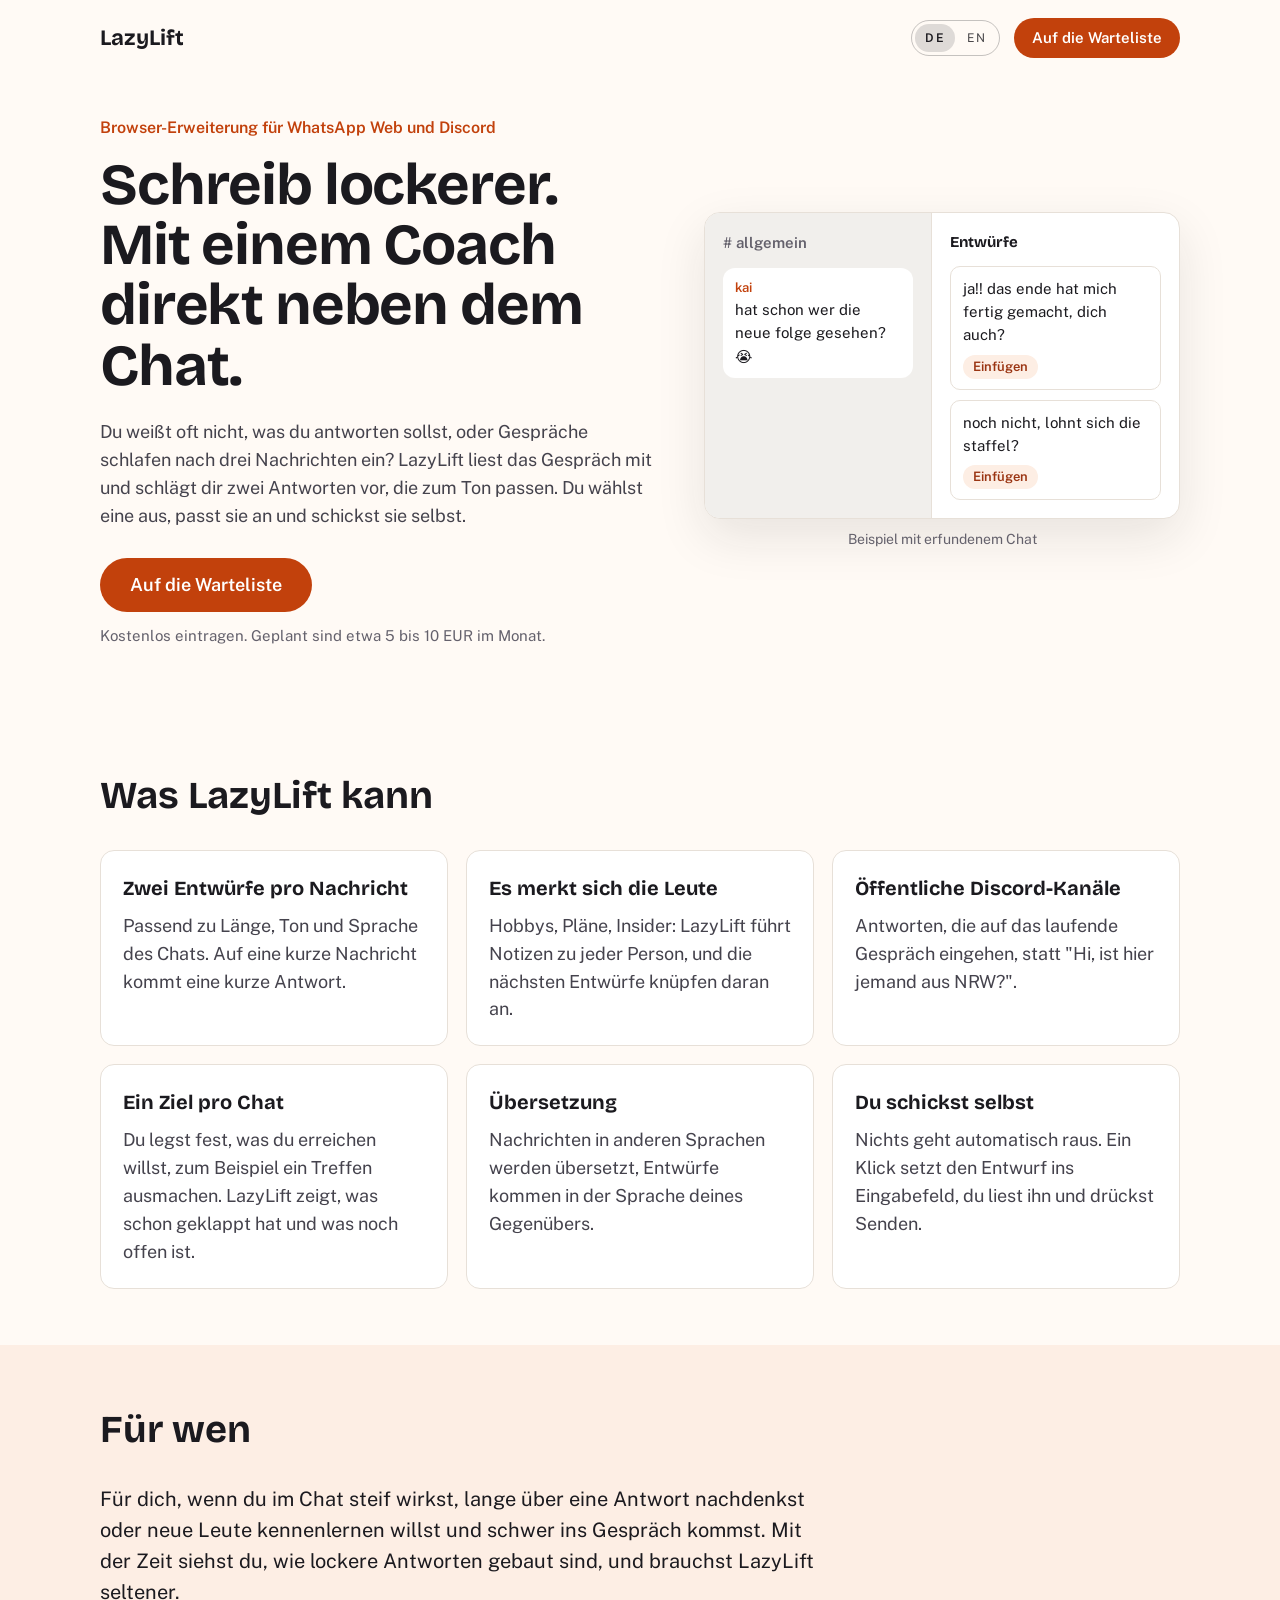
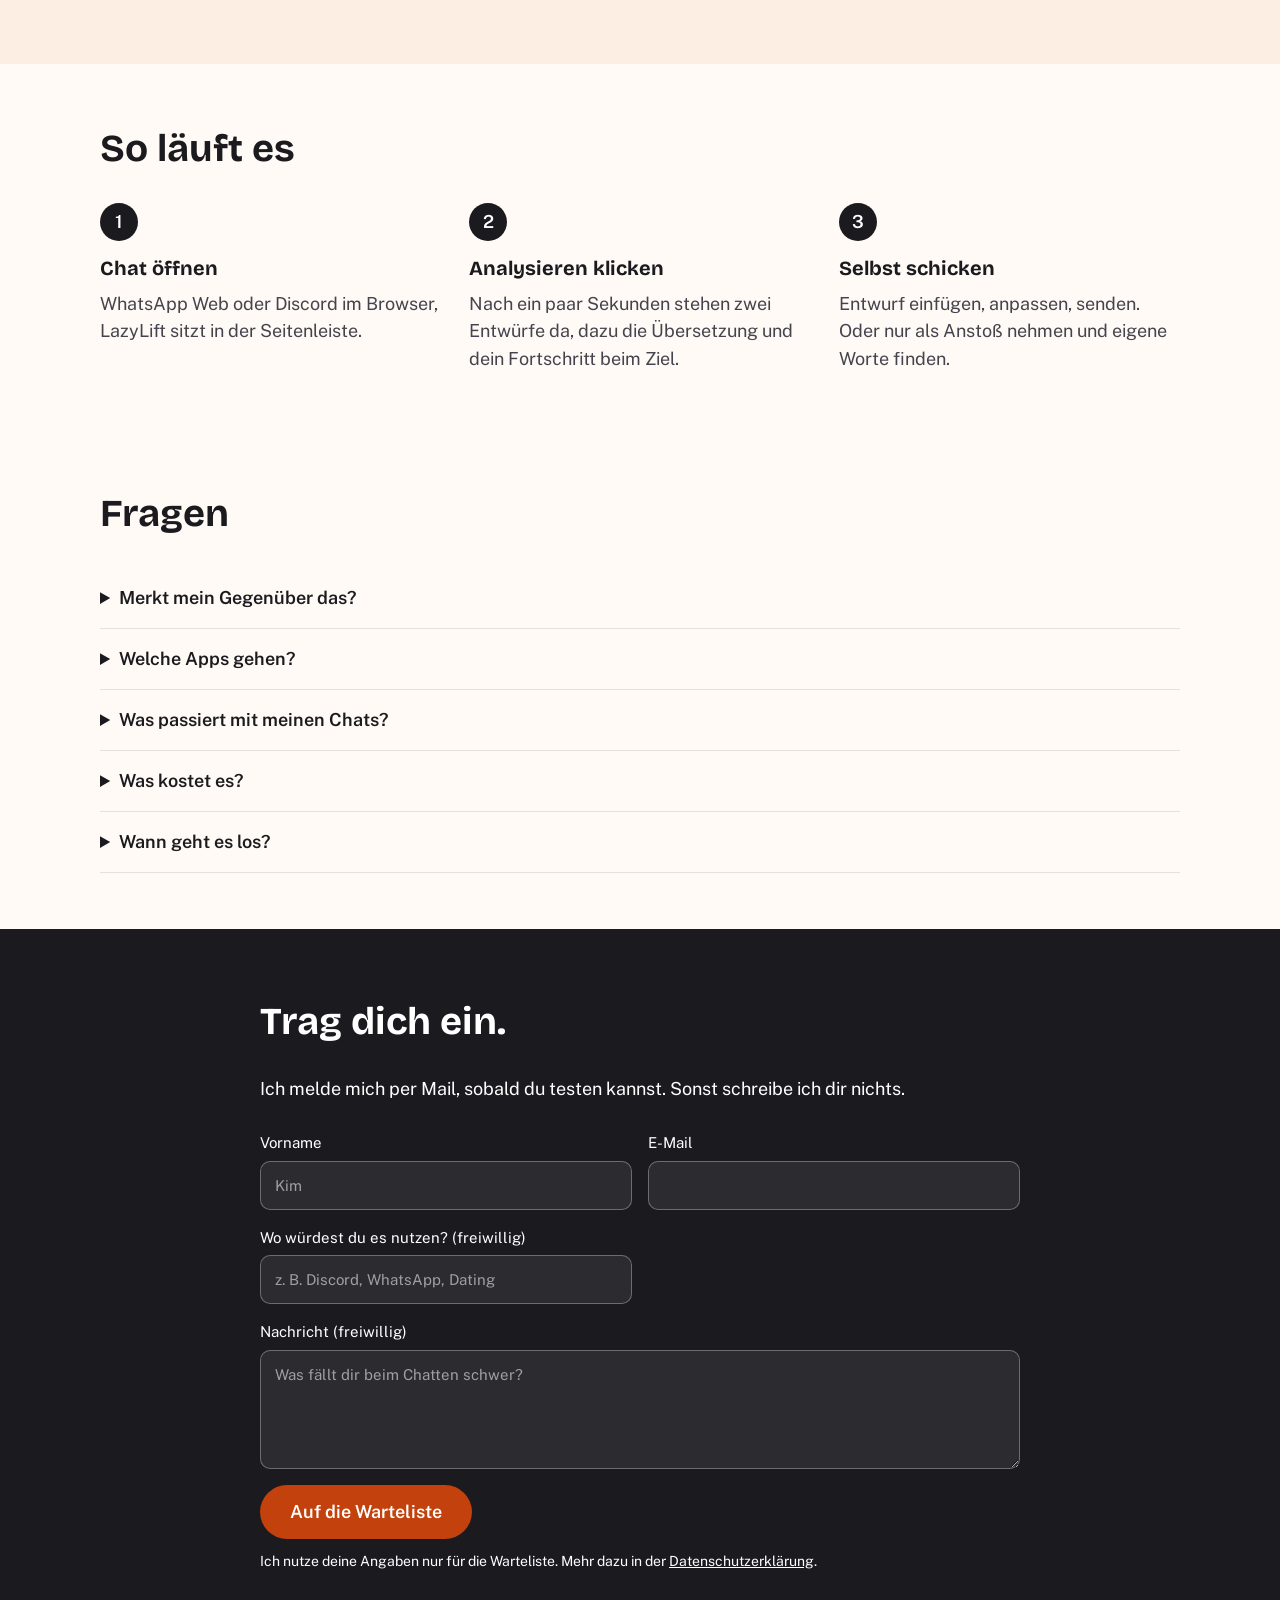
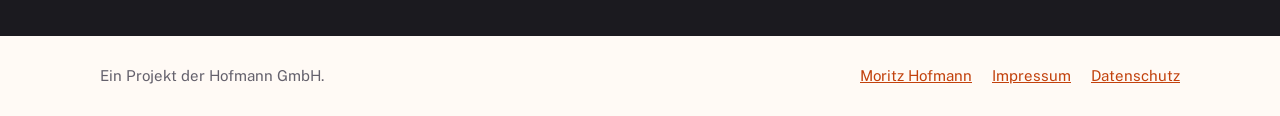
<file: index.html>
<!DOCTYPE html>
<html lang="de">
<head>
<meta charset="UTF-8">
<meta name="viewport" content="width=device-width, initial-scale=1">
<title>LazyLift: lockerer schreiben in WhatsApp und Discord</title>
<meta name="description" content="Eine Browser-Erweiterung, die neben dem Chat Antworten vorschlägt, die zum Gespräch passen, und sich merkt, was du über die Leute weißt. Du schickst selbst.">
<meta property="og:title" content="LazyLift: lockerer schreiben in WhatsApp und Discord">
<meta property="og:description" content="Eine Browser-Erweiterung, die neben dem Chat Antworten vorschlägt, die zum Gespräch passen, und sich merkt, was du über die Leute weißt. Du schickst selbst.">
<meta property="og:type" content="website">
<meta property="og:locale" content="de_DE">
<link rel="alternate" hreflang="de" href="https://lazylift.cc/">
<link rel="alternate" hreflang="en" href="https://lazylift.cc/en/">
<link rel="icon" href="data:,">
<link rel="stylesheet" href="assets/fonts.css?v=319a535b8e">
<link rel="stylesheet" href="assets/site.css?v=bfed0d26de">
<script defer src="assets/site.js?v=84f834d9d7"></script>
</head>
<body>
<div class="cc-root">
<header class="cc-wrap cc-header">
<a class="cc-marke" href="./" style="color: inherit; text-decoration: none">LazyLift</a>
<div class="cc-header-rechts">
<div class="st-sprachwahl" role="group" aria-label="Sprache">
<a href="./" hreflang="de" lang="de" aria-current="true">DE</a>
<a href="en/" hreflang="en" lang="en">EN</a>
</div>
<a class="cc-btn-klein" href="#warteliste">Auf die Warteliste</a>
</div>
</header>
<main>
<section class="cc-wrap cc-hero">
<div class="cc-hero-text">
<p class="cc-oben">Browser-Erweiterung für WhatsApp Web und Discord</p>
<h1>Schreib lockerer. Mit einem Coach direkt neben dem Chat.</h1>
<p class="cc-lead">Du weißt oft nicht, was du antworten sollst, oder Gespräche schlafen nach drei Nachrichten ein? LazyLift liest das Gespräch mit und schlägt dir zwei Antworten vor, die zum Ton passen. Du wählst eine aus, passt sie an und schickst sie selbst.</p>
<a class="cc-btn" href="#warteliste">Auf die Warteliste</a>
<p class="cc-preis">Kostenlos eintragen. Geplant sind etwa 5 bis 10 EUR im Monat.</p>
</div>
<figure class="cc-vorschau" aria-label="Beispiel mit erfundenem Chat">
<div class="cc-fenster">
<div class="cc-chat"><p class="cc-kanal"># allgemein</p><div class="cc-blase"><span class="cc-autor">kai</span>hat schon wer die neue folge gesehen? 😭</div></div>
<div class="cc-panel"><p class="cc-panel-titel">Entwürfe</p><div class="cc-entwurf"><p>ja!! das ende hat mich fertig gemacht, dich auch?</p><span>Einfügen</span></div><div class="cc-entwurf"><p>noch nicht, lohnt sich die staffel?</p><span>Einfügen</span></div></div>
</div>
<figcaption>Beispiel mit erfundenem Chat</figcaption>
</figure>
</section>
<section class="cc-wrap cc-abschnitt">
<h2>Was LazyLift kann</h2>
<div class="cc-karten"><div class="cc-karte"><h3>Zwei Entwürfe pro Nachricht</h3><p>Passend zu Länge, Ton und Sprache des Chats. Auf eine kurze Nachricht kommt eine kurze Antwort.</p></div><div class="cc-karte"><h3>Es merkt sich die Leute</h3><p>Hobbys, Pläne, Insider: LazyLift führt Notizen zu jeder Person, und die nächsten Entwürfe knüpfen daran an.</p></div><div class="cc-karte"><h3>Öffentliche Discord-Kanäle</h3><p>Antworten, die auf das laufende Gespräch eingehen, statt &quot;Hi, ist hier jemand aus NRW?&quot;.</p></div><div class="cc-karte"><h3>Ein Ziel pro Chat</h3><p>Du legst fest, was du erreichen willst, zum Beispiel ein Treffen ausmachen. LazyLift zeigt, was schon geklappt hat und was noch offen ist.</p></div><div class="cc-karte"><h3>Übersetzung</h3><p>Nachrichten in anderen Sprachen werden übersetzt, Entwürfe kommen in der Sprache deines Gegenübers.</p></div><div class="cc-karte"><h3>Du schickst selbst</h3><p>Nichts geht automatisch raus. Ein Klick setzt den Entwurf ins Eingabefeld, du liest ihn und drückst Senden.</p></div></div>
</section>
<section class="cc-band">
<div class="cc-wrap cc-fuer-wen">
<h2>Für wen</h2>
<p>Für dich, wenn du im Chat steif wirkst, lange über eine Antwort nachdenkst oder neue Leute kennenlernen willst und schwer ins Gespräch kommst. Mit der Zeit siehst du, wie lockere Antworten gebaut sind, und brauchst LazyLift seltener.</p>
</div>
</section>
<section class="cc-wrap cc-abschnitt">
<h2>So läuft es</h2>
<ol class="cc-schritte"><li><span class="cc-nr">1</span><h3>Chat öffnen</h3><p>WhatsApp Web oder Discord im Browser, LazyLift sitzt in der Seitenleiste.</p></li><li><span class="cc-nr">2</span><h3>Analysieren klicken</h3><p>Nach ein paar Sekunden stehen zwei Entwürfe da, dazu die Übersetzung und dein Fortschritt beim Ziel.</p></li><li><span class="cc-nr">3</span><h3>Selbst schicken</h3><p>Entwurf einfügen, anpassen, senden. Oder nur als Anstoß nehmen und eigene Worte finden.</p></li></ol>
</section>
<section class="cc-wrap cc-abschnitt">
<h2>Fragen</h2>
<div class="cc-fragen"><details><summary>Merkt mein Gegenüber das?</summary><p>Es erscheint kein Hinweis im Chat. Du schickst jede Nachricht selbst und kannst sie vorher ändern.</p></details><details><summary>Welche Apps gehen?</summary><p>WhatsApp Web und Discord im Browser (Chrome, Brave, Edge). Die Handy-Apps nicht.</p></details><details><summary>Was passiert mit meinen Chats?</summary><p>Nur wenn du auf Analysieren klickst, geht der sichtbare Verlauf zur Auswertung an Claude, das KI-Modell von Anthropic. Verlauf und Notizen speichert die Erweiterung in deinem Browser.</p></details><details><summary>Was kostet es?</summary><p>Auf der Warteliste nichts. Geplant sind etwa 5 bis 10 EUR im Monat. Wer auf der Liste steht, kann früher testen.</p></details><details><summary>Wann geht es los?</summary><p>Ich nutze die Erweiterung gerade selbst jeden Tag. Sobald genug Leute auf der Warteliste stehen, lade ich die ersten zum Testen ein.</p></details></div>
</section>
<section class="cc-liste" id="warteliste">
<div class="cc-wrap cc-liste-innen">
<h2>Trag dich ein.</h2>
<p>Ich melde mich per Mail, sobald du testen kannst. Sonst schreibe ich dir nichts.</p>
<form class="cc-form" data-anfrage="warteliste">
<label><span>Vorname</span><input name="name" required autocomplete="given-name" placeholder="Kim" maxlength="100"></label>
<label><span>E-Mail</span><input name="email" type="email" required autocomplete="email" maxlength="200"></label>
<label><span>Wo würdest du es nutzen? (freiwillig)</span><input name="zusatz" placeholder="z. B. Discord, WhatsApp, Dating" maxlength="200"></label>
<label class="cc-form-breit"><span>Nachricht (freiwillig)</span><textarea name="nachricht" rows="4" maxlength="3000" placeholder="Was fällt dir beim Chatten schwer?"></textarea></label>
<label class="cc-form-falle" aria-hidden="true">Website<input name="website" tabindex="-1" autocomplete="off"></label>
<div class="cc-form-breit cc-form-ende">
<button type="submit">Auf die Warteliste</button>
<p class="cc-form-hinweis">Ich nutze deine Angaben nur für die Warteliste. Mehr dazu in der <a href="datenschutz.html">Datenschutzerklärung</a>.</p>
</div>
</form>
</div>
</section>
</main>
<footer class="cc-wrap cc-footer">
<p>Ein Projekt der Hofmann GmbH.</p>
<nav>
<a href="https://hofmannmoritz.com">Moritz Hofmann</a>
<a href="impressum.html">Impressum</a>
<a href="datenschutz.html">Datenschutz</a>
</nav>
</footer>
</div>
</body>
</html>
</file>
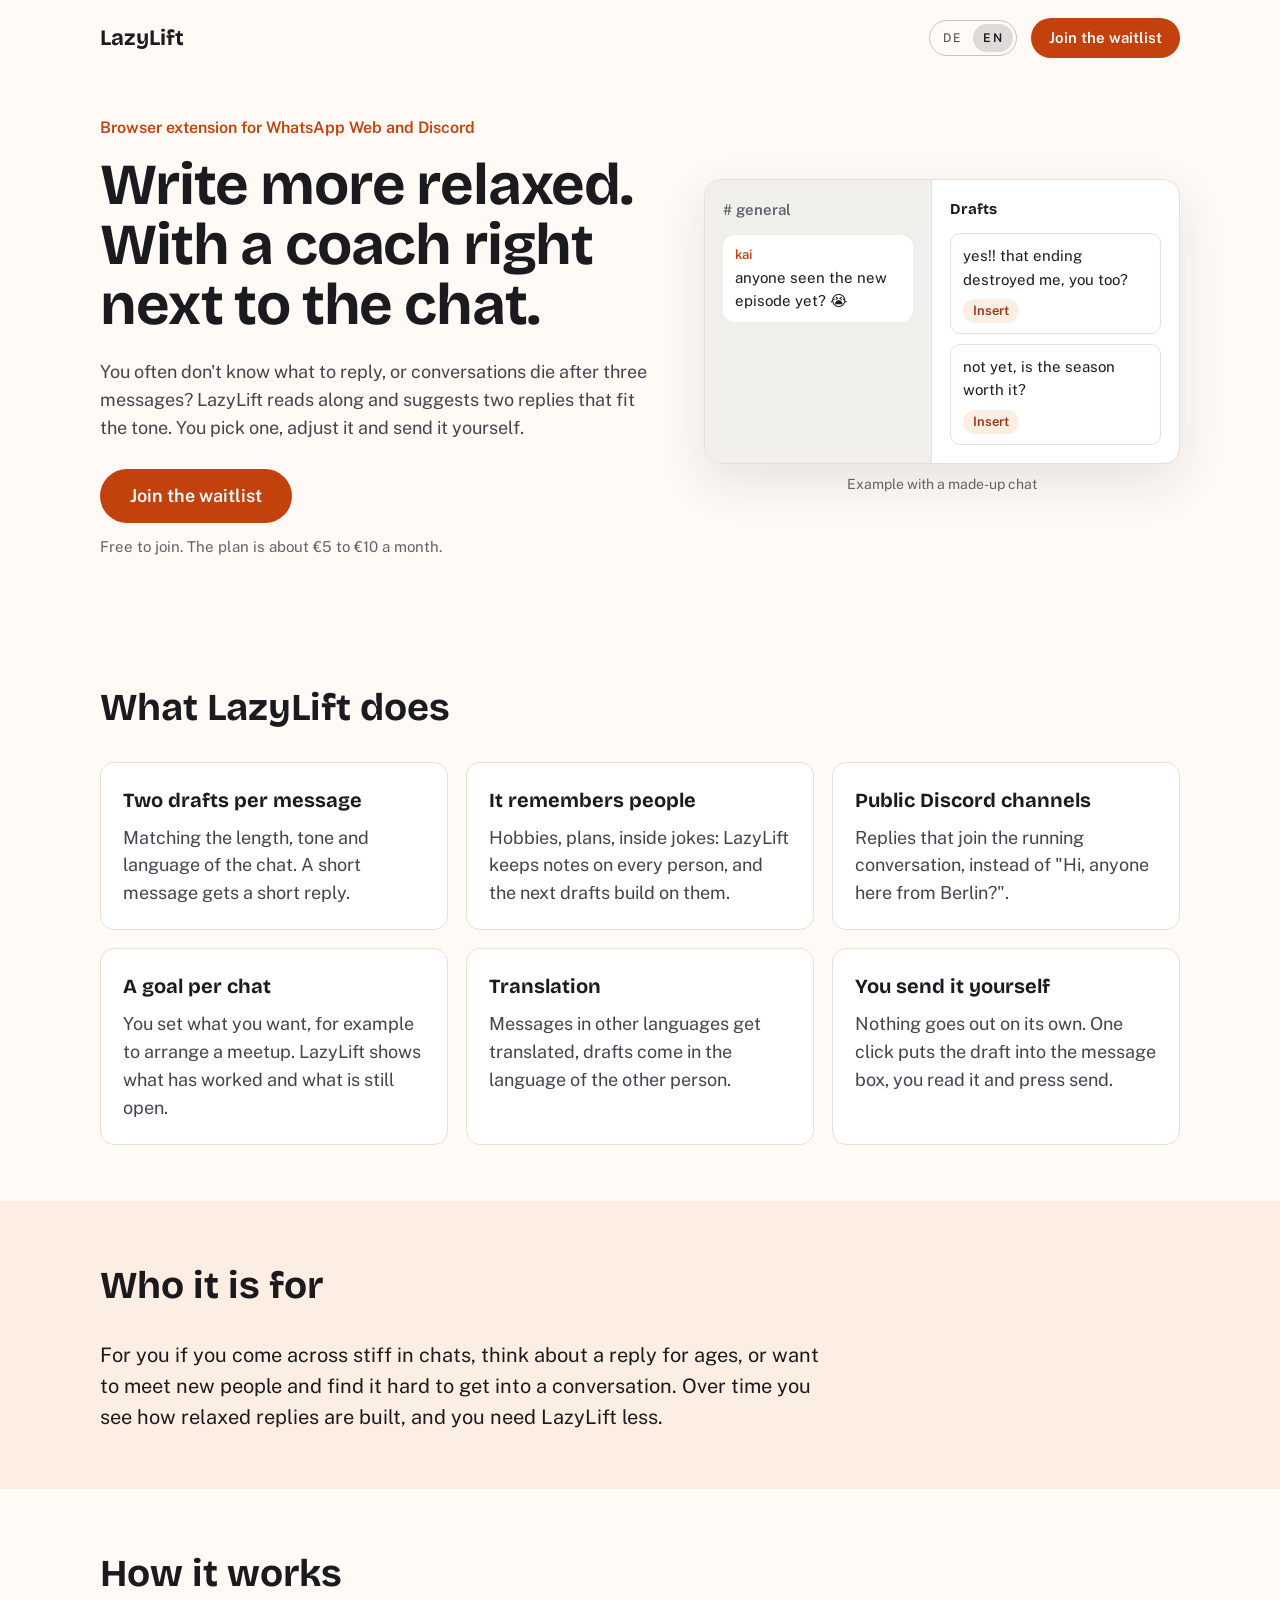
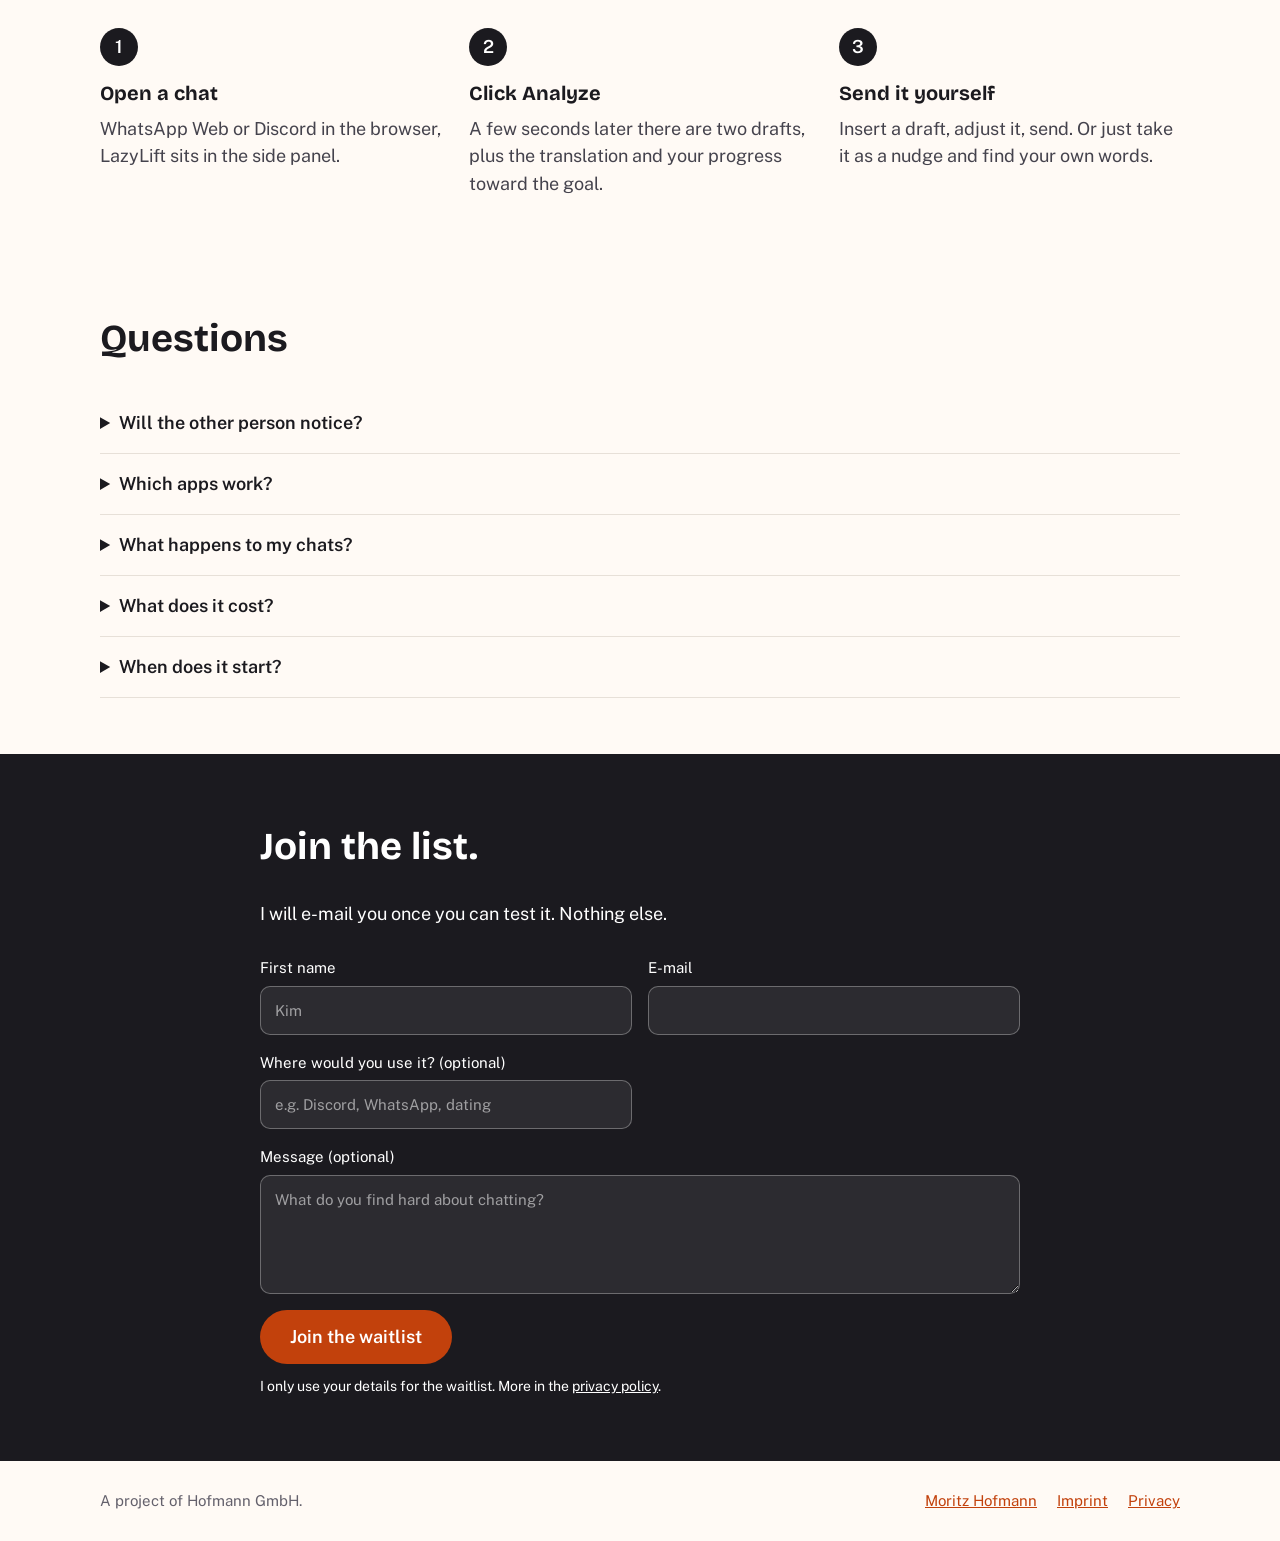
<file: en/index.html>
<!DOCTYPE html>
<html lang="en">
<head>
<meta charset="UTF-8">
<meta name="viewport" content="width=device-width, initial-scale=1">
<title>LazyLift: write more relaxed in WhatsApp and Discord</title>
<meta name="description" content="A browser extension that suggests replies next to the chat that fit the conversation, and remembers what you know about people. You send them yourself.">
<meta property="og:title" content="LazyLift: write more relaxed in WhatsApp and Discord">
<meta property="og:description" content="A browser extension that suggests replies next to the chat that fit the conversation, and remembers what you know about people. You send them yourself.">
<meta property="og:type" content="website">
<meta property="og:locale" content="en_US">
<link rel="alternate" hreflang="de" href="https://lazylift.cc/">
<link rel="alternate" hreflang="en" href="https://lazylift.cc/en/">
<link rel="icon" href="data:,">
<link rel="stylesheet" href="../assets/fonts.css?v=319a535b8e">
<link rel="stylesheet" href="../assets/site.css?v=bfed0d26de">
<script defer src="../assets/site.js?v=84f834d9d7"></script>
</head>
<body>
<div class="cc-root">
<header class="cc-wrap cc-header">
<a class="cc-marke" href="./" style="color: inherit; text-decoration: none">LazyLift</a>
<div class="cc-header-rechts">
<div class="st-sprachwahl" role="group" aria-label="Language">
<a href="../" hreflang="de" lang="de">DE</a>
<a href="./" hreflang="en" lang="en" aria-current="true">EN</a>
</div>
<a class="cc-btn-klein" href="#warteliste">Join the waitlist</a>
</div>
</header>
<main>
<section class="cc-wrap cc-hero">
<div class="cc-hero-text">
<p class="cc-oben">Browser extension for WhatsApp Web and Discord</p>
<h1>Write more relaxed. With a coach right next to the chat.</h1>
<p class="cc-lead">You often don&#x27;t know what to reply, or conversations die after three messages? LazyLift reads along and suggests two replies that fit the tone. You pick one, adjust it and send it yourself.</p>
<a class="cc-btn" href="#warteliste">Join the waitlist</a>
<p class="cc-preis">Free to join. The plan is about €5 to €10 a month.</p>
</div>
<figure class="cc-vorschau" aria-label="Example with a made-up chat">
<div class="cc-fenster">
<div class="cc-chat"><p class="cc-kanal"># general</p><div class="cc-blase"><span class="cc-autor">kai</span>anyone seen the new episode yet? 😭</div></div>
<div class="cc-panel"><p class="cc-panel-titel">Drafts</p><div class="cc-entwurf"><p>yes!! that ending destroyed me, you too?</p><span>Insert</span></div><div class="cc-entwurf"><p>not yet, is the season worth it?</p><span>Insert</span></div></div>
</div>
<figcaption>Example with a made-up chat</figcaption>
</figure>
</section>
<section class="cc-wrap cc-abschnitt">
<h2>What LazyLift does</h2>
<div class="cc-karten"><div class="cc-karte"><h3>Two drafts per message</h3><p>Matching the length, tone and language of the chat. A short message gets a short reply.</p></div><div class="cc-karte"><h3>It remembers people</h3><p>Hobbies, plans, inside jokes: LazyLift keeps notes on every person, and the next drafts build on them.</p></div><div class="cc-karte"><h3>Public Discord channels</h3><p>Replies that join the running conversation, instead of &quot;Hi, anyone here from Berlin?&quot;.</p></div><div class="cc-karte"><h3>A goal per chat</h3><p>You set what you want, for example to arrange a meetup. LazyLift shows what has worked and what is still open.</p></div><div class="cc-karte"><h3>Translation</h3><p>Messages in other languages get translated, drafts come in the language of the other person.</p></div><div class="cc-karte"><h3>You send it yourself</h3><p>Nothing goes out on its own. One click puts the draft into the message box, you read it and press send.</p></div></div>
</section>
<section class="cc-band">
<div class="cc-wrap cc-fuer-wen">
<h2>Who it is for</h2>
<p>For you if you come across stiff in chats, think about a reply for ages, or want to meet new people and find it hard to get into a conversation. Over time you see how relaxed replies are built, and you need LazyLift less.</p>
</div>
</section>
<section class="cc-wrap cc-abschnitt">
<h2>How it works</h2>
<ol class="cc-schritte"><li><span class="cc-nr">1</span><h3>Open a chat</h3><p>WhatsApp Web or Discord in the browser, LazyLift sits in the side panel.</p></li><li><span class="cc-nr">2</span><h3>Click Analyze</h3><p>A few seconds later there are two drafts, plus the translation and your progress toward the goal.</p></li><li><span class="cc-nr">3</span><h3>Send it yourself</h3><p>Insert a draft, adjust it, send. Or just take it as a nudge and find your own words.</p></li></ol>
</section>
<section class="cc-wrap cc-abschnitt">
<h2>Questions</h2>
<div class="cc-fragen"><details><summary>Will the other person notice?</summary><p>Nothing shows up in the chat. You send every message yourself and can change it first.</p></details><details><summary>Which apps work?</summary><p>WhatsApp Web and Discord in the browser (Chrome, Brave, Edge). Not the phone apps.</p></details><details><summary>What happens to my chats?</summary><p>Only when you click Analyze does the visible history go to Claude, Anthropic&#x27;s AI model, to be read. History and notes are stored by the extension in your browser.</p></details><details><summary>What does it cost?</summary><p>Nothing on the waitlist. The plan is about €5 to €10 a month. People on the list get to test earlier.</p></details><details><summary>When does it start?</summary><p>I use the extension myself every day right now. Once enough people are on the waitlist, I will invite the first ones to test.</p></details></div>
</section>
<section class="cc-liste" id="warteliste">
<div class="cc-wrap cc-liste-innen">
<h2>Join the list.</h2>
<p>I will e-mail you once you can test it. Nothing else.</p>
<form class="cc-form" data-anfrage="warteliste">
<label><span>First name</span><input name="name" required autocomplete="given-name" placeholder="Kim" maxlength="100"></label>
<label><span>E-mail</span><input name="email" type="email" required autocomplete="email" maxlength="200"></label>
<label><span>Where would you use it? (optional)</span><input name="zusatz" placeholder="e.g. Discord, WhatsApp, dating" maxlength="200"></label>
<label class="cc-form-breit"><span>Message (optional)</span><textarea name="nachricht" rows="4" maxlength="3000" placeholder="What do you find hard about chatting?"></textarea></label>
<label class="cc-form-falle" aria-hidden="true">Website<input name="website" tabindex="-1" autocomplete="off"></label>
<div class="cc-form-breit cc-form-ende">
<button type="submit">Join the waitlist</button>
<p class="cc-form-hinweis">I only use your details for the waitlist. More in the <a href="privacy.html">privacy policy</a>.</p>
</div>
</form>
</div>
</section>
</main>
<footer class="cc-wrap cc-footer">
<p>A project of Hofmann GmbH.</p>
<nav>
<a href="https://hofmannmoritz.com">Moritz Hofmann</a>
<a href="imprint.html">Imprint</a>
<a href="privacy.html">Privacy</a>
</nav>
</footer>
</div>
</body>
</html>
</file>
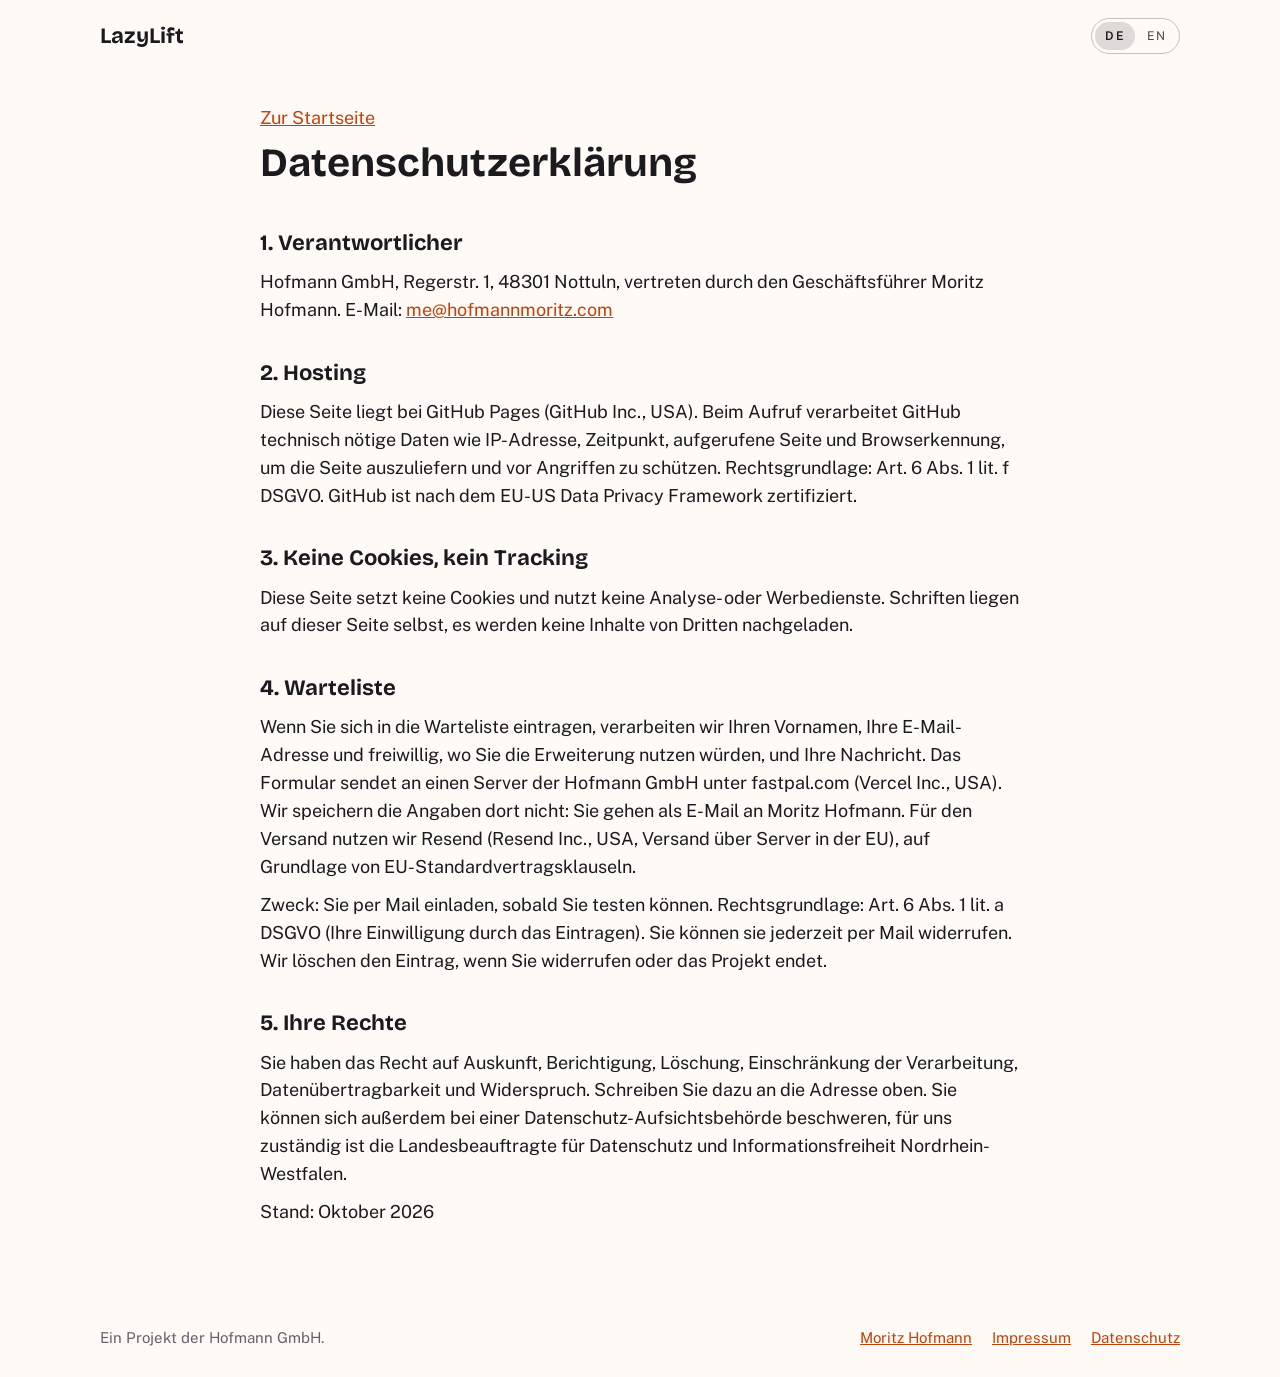
<file: datenschutz.html>
<!DOCTYPE html>
<html lang="de">
<head>
<meta charset="UTF-8">
<meta name="viewport" content="width=device-width, initial-scale=1">
<title>Datenschutzerklärung | LazyLift</title>
<meta name="description" content="Datenschutzerklärung">
<meta property="og:title" content="Datenschutzerklärung | LazyLift">
<meta property="og:description" content="Datenschutzerklärung">
<meta property="og:type" content="website">
<meta property="og:locale" content="de_DE">
<link rel="alternate" hreflang="de" href="https://lazylift.cc/datenschutz.html">
<link rel="alternate" hreflang="en" href="https://lazylift.cc/en/privacy.html">
<link rel="icon" href="data:,">
<link rel="stylesheet" href="assets/fonts.css?v=319a535b8e">
<link rel="stylesheet" href="assets/site.css?v=bfed0d26de">
<script defer src="assets/site.js?v=84f834d9d7"></script>
</head>
<body>
<div class="cc-root">
<header class="cc-wrap cc-header">
<a class="cc-marke" href="./" style="color: inherit; text-decoration: none">LazyLift</a>
<div class="cc-header-rechts">
<div class="st-sprachwahl" role="group" aria-label="Sprache">
<a href="datenschutz.html" hreflang="de" lang="de" aria-current="true">DE</a>
<a href="en/privacy.html" hreflang="en" lang="en">EN</a>
</div>

</div>
</header>
<main class="cc-wrap cc-recht">
<a href="./">Zur Startseite</a>
<h1>Datenschutzerklärung</h1>

<h2>1. Verantwortlicher</h2>
<p>Hofmann GmbH, Regerstr. 1, 48301 Nottuln, vertreten durch den Geschäftsführer Moritz Hofmann. E-Mail: <a data-mail></a></p>
<h2>2. Hosting</h2>
<p>Diese Seite liegt bei GitHub Pages (GitHub Inc., USA). Beim Aufruf verarbeitet GitHub technisch nötige Daten wie IP-Adresse, Zeitpunkt, aufgerufene Seite und Browserkennung, um die Seite auszuliefern und vor Angriffen zu schützen. Rechtsgrundlage: Art. 6 Abs. 1 lit. f DSGVO. GitHub ist nach dem EU-US Data Privacy Framework zertifiziert.</p>
<h2>3. Keine Cookies, kein Tracking</h2>
<p>Diese Seite setzt keine Cookies und nutzt keine Analyse- oder Werbedienste. Schriften liegen auf dieser Seite selbst, es werden keine Inhalte von Dritten nachgeladen.</p>
<h2>4. Warteliste</h2>
<p>Wenn Sie sich in die Warteliste eintragen, verarbeiten wir Ihren Vornamen, Ihre E-Mail-Adresse und freiwillig, wo Sie die Erweiterung nutzen würden, und Ihre Nachricht. Das Formular sendet an einen Server der Hofmann GmbH unter fastpal.com (Vercel Inc., USA). Wir speichern die Angaben dort nicht: Sie gehen als E-Mail an Moritz Hofmann. Für den Versand nutzen wir Resend (Resend Inc., USA, Versand über Server in der EU), auf Grundlage von EU-Standardvertragsklauseln.</p>
<p>Zweck: Sie per Mail einladen, sobald Sie testen können. Rechtsgrundlage: Art. 6 Abs. 1 lit. a DSGVO (Ihre Einwilligung durch das Eintragen). Sie können sie jederzeit per Mail widerrufen. Wir löschen den Eintrag, wenn Sie widerrufen oder das Projekt endet.</p>
<h2>5. Ihre Rechte</h2>
<p>Sie haben das Recht auf Auskunft, Berichtigung, Löschung, Einschränkung der Verarbeitung, Datenübertragbarkeit und Widerspruch. Schreiben Sie dazu an die Adresse oben. Sie können sich außerdem bei einer Datenschutz-Aufsichtsbehörde beschweren, für uns zuständig ist die Landesbeauftragte für Datenschutz und Informationsfreiheit Nordrhein-Westfalen.</p>
<p>Stand: Oktober 2026</p>
</main>
<footer class="cc-wrap cc-footer">
<p>Ein Projekt der Hofmann GmbH.</p>
<nav>
<a href="https://hofmannmoritz.com">Moritz Hofmann</a>
<a href="impressum.html">Impressum</a>
<a href="datenschutz.html">Datenschutz</a>
</nav>
</footer>
</div>
</body>
</html>
</file>
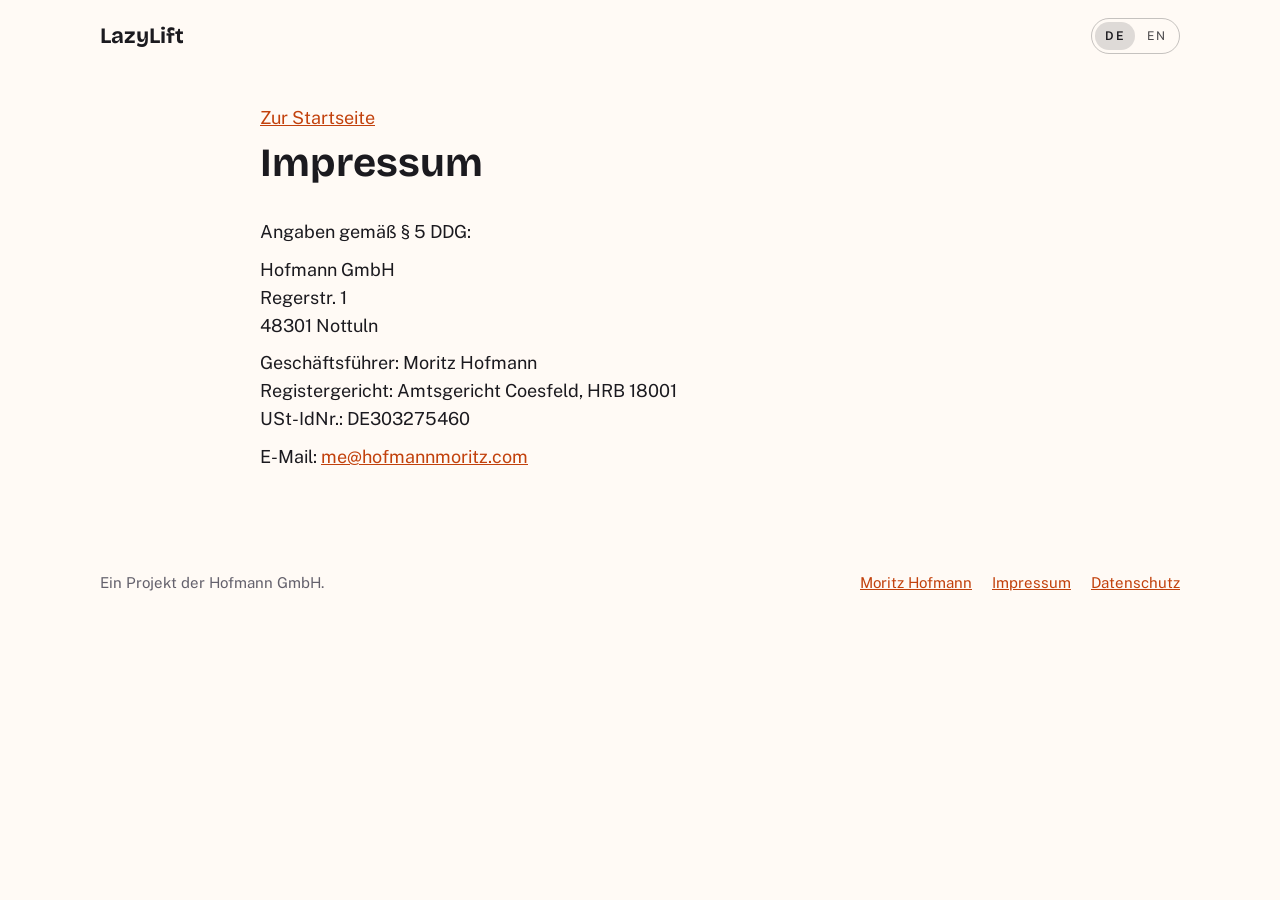
<file: impressum.html>
<!DOCTYPE html>
<html lang="de">
<head>
<meta charset="UTF-8">
<meta name="viewport" content="width=device-width, initial-scale=1">
<title>Impressum | LazyLift</title>
<meta name="description" content="Impressum">
<meta property="og:title" content="Impressum | LazyLift">
<meta property="og:description" content="Impressum">
<meta property="og:type" content="website">
<meta property="og:locale" content="de_DE">
<link rel="alternate" hreflang="de" href="https://lazylift.cc/impressum.html">
<link rel="alternate" hreflang="en" href="https://lazylift.cc/en/imprint.html">
<link rel="icon" href="data:,">
<link rel="stylesheet" href="assets/fonts.css?v=319a535b8e">
<link rel="stylesheet" href="assets/site.css?v=bfed0d26de">
<script defer src="assets/site.js?v=84f834d9d7"></script>
</head>
<body>
<div class="cc-root">
<header class="cc-wrap cc-header">
<a class="cc-marke" href="./" style="color: inherit; text-decoration: none">LazyLift</a>
<div class="cc-header-rechts">
<div class="st-sprachwahl" role="group" aria-label="Sprache">
<a href="impressum.html" hreflang="de" lang="de" aria-current="true">DE</a>
<a href="en/imprint.html" hreflang="en" lang="en">EN</a>
</div>

</div>
</header>
<main class="cc-wrap cc-recht">
<a href="./">Zur Startseite</a>
<h1>Impressum</h1>

<p>Angaben gemäß § 5 DDG:</p>
<p>Hofmann GmbH<br>Regerstr. 1<br>48301 Nottuln</p>
<p>Geschäftsführer: Moritz Hofmann<br>Registergericht: Amtsgericht Coesfeld, HRB 18001<br>USt-IdNr.: DE303275460</p>
<p>E-Mail: <a data-mail></a></p>
</main>
<footer class="cc-wrap cc-footer">
<p>Ein Projekt der Hofmann GmbH.</p>
<nav>
<a href="https://hofmannmoritz.com">Moritz Hofmann</a>
<a href="impressum.html">Impressum</a>
<a href="datenschutz.html">Datenschutz</a>
</nav>
</footer>
</div>
</body>
</html>
</file>
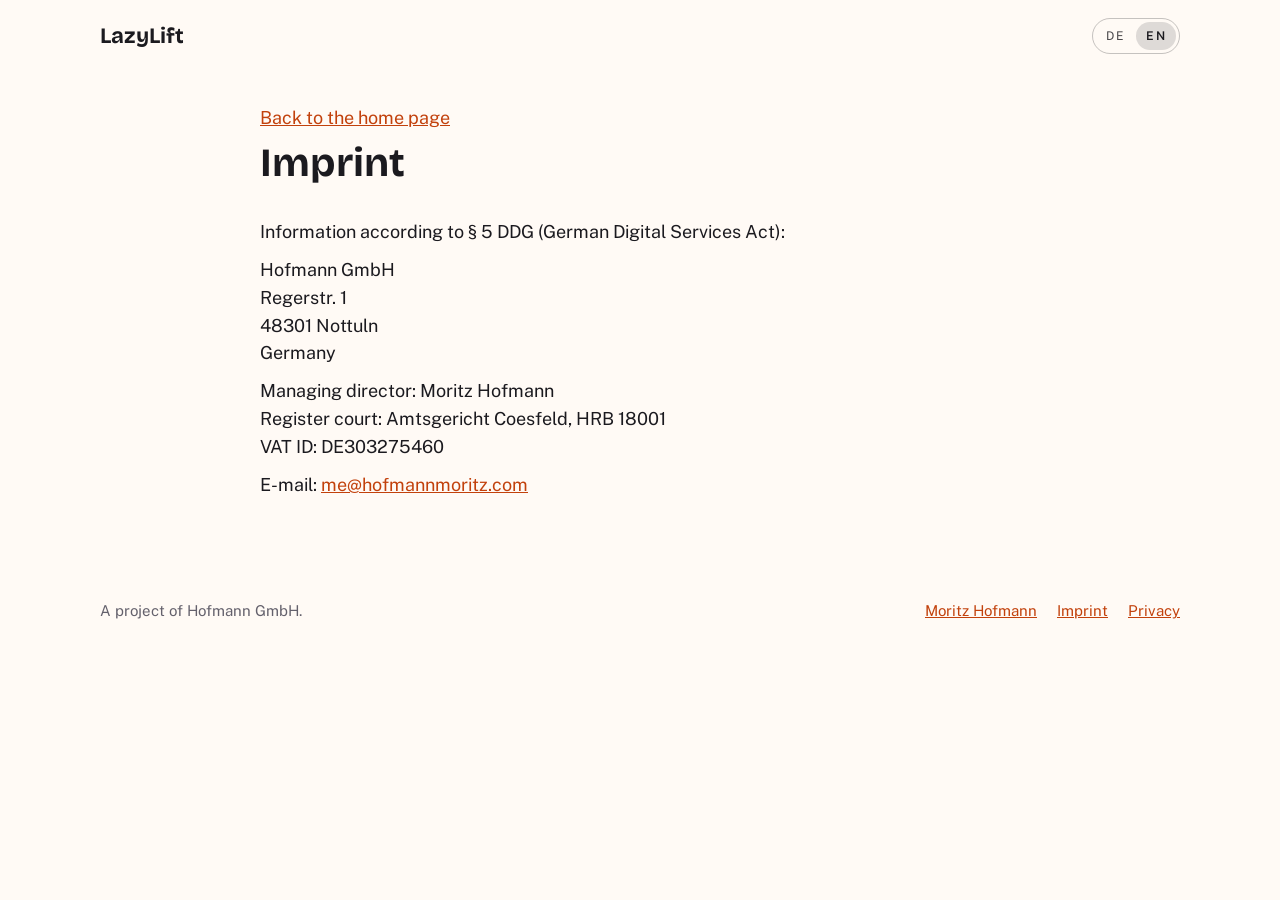
<file: en/imprint.html>
<!DOCTYPE html>
<html lang="en">
<head>
<meta charset="UTF-8">
<meta name="viewport" content="width=device-width, initial-scale=1">
<title>Imprint | LazyLift</title>
<meta name="description" content="Imprint">
<meta property="og:title" content="Imprint | LazyLift">
<meta property="og:description" content="Imprint">
<meta property="og:type" content="website">
<meta property="og:locale" content="en_US">
<link rel="alternate" hreflang="de" href="https://lazylift.cc/impressum.html">
<link rel="alternate" hreflang="en" href="https://lazylift.cc/en/imprint.html">
<link rel="icon" href="data:,">
<link rel="stylesheet" href="../assets/fonts.css?v=319a535b8e">
<link rel="stylesheet" href="../assets/site.css?v=bfed0d26de">
<script defer src="../assets/site.js?v=84f834d9d7"></script>
</head>
<body>
<div class="cc-root">
<header class="cc-wrap cc-header">
<a class="cc-marke" href="./" style="color: inherit; text-decoration: none">LazyLift</a>
<div class="cc-header-rechts">
<div class="st-sprachwahl" role="group" aria-label="Language">
<a href="../impressum.html" hreflang="de" lang="de">DE</a>
<a href="imprint.html" hreflang="en" lang="en" aria-current="true">EN</a>
</div>

</div>
</header>
<main class="cc-wrap cc-recht">
<a href="./">Back to the home page</a>
<h1>Imprint</h1>

<p>Information according to § 5 DDG (German Digital Services Act):</p>
<p>Hofmann GmbH<br>Regerstr. 1<br>48301 Nottuln<br>Germany</p>
<p>Managing director: Moritz Hofmann<br>Register court: Amtsgericht Coesfeld, HRB 18001<br>VAT ID: DE303275460</p>
<p>E-mail: <a data-mail></a></p>
</main>
<footer class="cc-wrap cc-footer">
<p>A project of Hofmann GmbH.</p>
<nav>
<a href="https://hofmannmoritz.com">Moritz Hofmann</a>
<a href="imprint.html">Imprint</a>
<a href="privacy.html">Privacy</a>
</nav>
</footer>
</div>
</body>
</html>
</file>
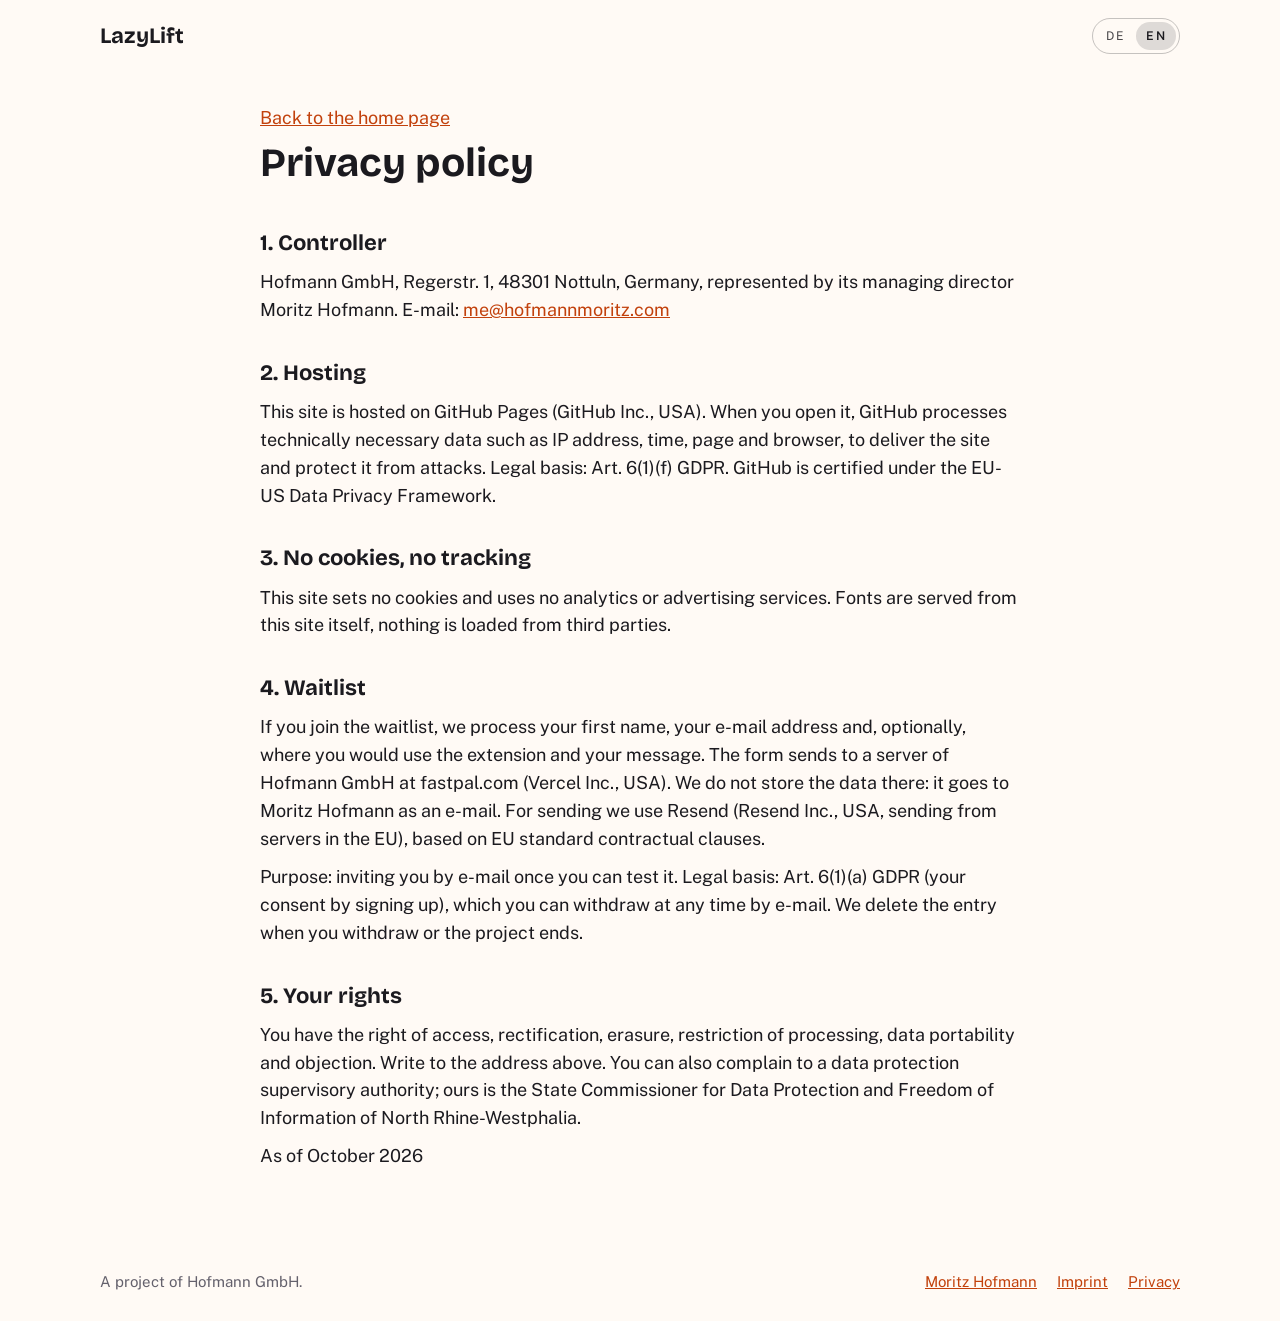
<file: en/privacy.html>
<!DOCTYPE html>
<html lang="en">
<head>
<meta charset="UTF-8">
<meta name="viewport" content="width=device-width, initial-scale=1">
<title>Privacy policy | LazyLift</title>
<meta name="description" content="Privacy policy">
<meta property="og:title" content="Privacy policy | LazyLift">
<meta property="og:description" content="Privacy policy">
<meta property="og:type" content="website">
<meta property="og:locale" content="en_US">
<link rel="alternate" hreflang="de" href="https://lazylift.cc/datenschutz.html">
<link rel="alternate" hreflang="en" href="https://lazylift.cc/en/privacy.html">
<link rel="icon" href="data:,">
<link rel="stylesheet" href="../assets/fonts.css?v=319a535b8e">
<link rel="stylesheet" href="../assets/site.css?v=bfed0d26de">
<script defer src="../assets/site.js?v=84f834d9d7"></script>
</head>
<body>
<div class="cc-root">
<header class="cc-wrap cc-header">
<a class="cc-marke" href="./" style="color: inherit; text-decoration: none">LazyLift</a>
<div class="cc-header-rechts">
<div class="st-sprachwahl" role="group" aria-label="Language">
<a href="../datenschutz.html" hreflang="de" lang="de">DE</a>
<a href="privacy.html" hreflang="en" lang="en" aria-current="true">EN</a>
</div>

</div>
</header>
<main class="cc-wrap cc-recht">
<a href="./">Back to the home page</a>
<h1>Privacy policy</h1>

<h2>1. Controller</h2>
<p>Hofmann GmbH, Regerstr. 1, 48301 Nottuln, Germany, represented by its managing director Moritz Hofmann. E-mail: <a data-mail></a></p>
<h2>2. Hosting</h2>
<p>This site is hosted on GitHub Pages (GitHub Inc., USA). When you open it, GitHub processes technically necessary data such as IP address, time, page and browser, to deliver the site and protect it from attacks. Legal basis: Art. 6(1)(f) GDPR. GitHub is certified under the EU-US Data Privacy Framework.</p>
<h2>3. No cookies, no tracking</h2>
<p>This site sets no cookies and uses no analytics or advertising services. Fonts are served from this site itself, nothing is loaded from third parties.</p>
<h2>4. Waitlist</h2>
<p>If you join the waitlist, we process your first name, your e-mail address and, optionally, where you would use the extension and your message. The form sends to a server of Hofmann GmbH at fastpal.com (Vercel Inc., USA). We do not store the data there: it goes to Moritz Hofmann as an e-mail. For sending we use Resend (Resend Inc., USA, sending from servers in the EU), based on EU standard contractual clauses.</p>
<p>Purpose: inviting you by e-mail once you can test it. Legal basis: Art. 6(1)(a) GDPR (your consent by signing up), which you can withdraw at any time by e-mail. We delete the entry when you withdraw or the project ends.</p>
<h2>5. Your rights</h2>
<p>You have the right of access, rectification, erasure, restriction of processing, data portability and objection. Write to the address above. You can also complain to a data protection supervisory authority; ours is the State Commissioner for Data Protection and Freedom of Information of North Rhine-Westphalia.</p>
<p>As of October 2026</p>
</main>
<footer class="cc-wrap cc-footer">
<p>A project of Hofmann GmbH.</p>
<nav>
<a href="https://hofmannmoritz.com">Moritz Hofmann</a>
<a href="imprint.html">Imprint</a>
<a href="privacy.html">Privacy</a>
</nav>
</footer>
</div>
</body>
</html>
</file>
<file: assets/fonts.css>
/* Selbst gehostet (keine Anfrage an Google), latin, aus fonts.googleapis.com am 2026-10-24. */
@font-face {
  font-family: 'Bricolage Grotesque';
  font-style: normal;
  font-weight: 500;
  font-stretch: 100%;
  font-display: swap;
  src: url(fonts/bricolage-grotesque-500.woff2) format('woff2');
  unicode-range: U+0000-00FF, U+0131, U+0152-0153, U+02BB-02BC, U+02C6, U+02DA, U+02DC, U+0304, U+0308, U+0329, U+2000-206F, U+20AC, U+2122, U+2191, U+2193, U+2212, U+2215, U+FEFF, U+FFFD;
}
@font-face {
  font-family: 'Bricolage Grotesque';
  font-style: normal;
  font-weight: 700;
  font-stretch: 100%;
  font-display: swap;
  src: url(fonts/bricolage-grotesque-700.woff2) format('woff2');
  unicode-range: U+0000-00FF, U+0131, U+0152-0153, U+02BB-02BC, U+02C6, U+02DA, U+02DC, U+0304, U+0308, U+0329, U+2000-206F, U+20AC, U+2122, U+2191, U+2193, U+2212, U+2215, U+FEFF, U+FFFD;
}
@font-face {
  font-family: 'Public Sans';
  font-style: normal;
  font-weight: 400;
  font-display: swap;
  src: url(fonts/public-sans-400.woff2) format('woff2');
  unicode-range: U+0000-00FF, U+0131, U+0152-0153, U+02BB-02BC, U+02C6, U+02DA, U+02DC, U+0304, U+0308, U+0329, U+2000-206F, U+20AC, U+2122, U+2191, U+2193, U+2212, U+2215, U+FEFF, U+FFFD;
}
@font-face {
  font-family: 'Public Sans';
  font-style: normal;
  font-weight: 600;
  font-display: swap;
  src: url(fonts/public-sans-600.woff2) format('woff2');
  unicode-range: U+0000-00FF, U+0131, U+0152-0153, U+02BB-02BC, U+02C6, U+02DA, U+02DC, U+0304, U+0308, U+0329, U+2000-206F, U+20AC, U+2122, U+2191, U+2193, U+2212, U+2215, U+FEFF, U+FFFD;
}
</file>
<file: assets/site.css>
/* lazylift.cc. Taken from the /coach page of fastpal.com (2026-10-24). Warm white, almost
   black text, burnt orange as the only accent: white on the orange 5.2:1, secondary
   text on the ground 5.4:1. */
:root {
  --cc-ground: #fffaf5;
  --cc-ink: #1b1a1f;
  --cc-body: #45434d;
  --cc-muted: #64616c;
  --cc-line: #e7e0d8;
  --cc-accent: #c2410c;
  --cc-accent-hover: #9a3412;
  --cc-tint: #fdeee4;
  --cc-panel: #ffffff;
  --cc-bubble: #f1efec;
  --cc-on-ink: #ffffff;
  --cc-font-display: "Bricolage Grotesque";
  --cc-font-body: "Public Sans";
}
html {
  scroll-behavior: smooth;
}
body {
  margin: 0;
  background: var(--cc-ground);
}
.cc-root {
  min-height: 100dvh;
  background: var(--cc-ground);
  color: var(--cc-ink);
  font-family: var(--cc-font-body), system-ui, sans-serif;
  font-size: 18px;
  line-height: 1.55;
}
.cc-root h1,
.cc-root h2,
.cc-root h3 {
  font-family: var(--cc-font-display), system-ui, sans-serif;
  font-weight: 700;
  margin: 0;
}
.cc-root p {
  margin: 0;
}
.cc-root a {
  color: var(--cc-accent);
}
.cc-wrap {
  max-width: 1080px;
  margin: 0 auto;
  padding: 0 24px;
}

.cc-header {
  display: flex;
  align-items: center;
  justify-content: space-between;
  gap: 16px;
  padding-top: 18px;
  padding-bottom: 18px;
}
.cc-marke {
  font-family: var(--cc-font-display), system-ui, sans-serif;
  font-weight: 700;
  font-size: 22px;
}
.cc-header-rechts {
  display: flex;
  align-items: center;
  gap: 14px;
}

.cc-root .cc-btn,
.cc-root .cc-btn-klein,
.cc-form button {
  display: inline-flex;
  align-items: center;
  justify-content: center;
  border: 0;
  border-radius: 999px;
  background: var(--cc-accent);
  color: var(--cc-on-ink);
  font: inherit;
  font-weight: 600;
  text-decoration: none;
  cursor: pointer;
}
.cc-root .cc-btn,
.cc-form button {
  min-height: 54px;
  padding: 0 30px;
}
.cc-root .cc-btn-klein {
  min-height: 40px;
  padding: 0 18px;
  font-size: 15px;
}
.cc-root .cc-btn:hover,
.cc-root .cc-btn-klein:hover,
.cc-form button:hover {
  background: var(--cc-accent-hover);
  color: var(--cc-on-ink);
}
.cc-form button:disabled {
  opacity: 0.7;
  cursor: default;
}

.cc-hero {
  display: flex;
  flex-wrap: wrap;
  gap: 48px;
  align-items: center;
  padding-top: 40px;
  padding-bottom: 64px;
}
.cc-hero-text {
  flex: 1 1 460px;
  min-width: 0;
}
.cc-oben {
  font-weight: 600;
  font-size: 16px;
  color: var(--cc-accent);
  margin-bottom: 14px !important;
}
.cc-hero h1 {
  font-size: clamp(38px, 5.6vw, 58px);
  line-height: 1.04;
  letter-spacing: -0.02em;
}
.cc-lead {
  margin: 22px 0 28px !important;
  color: var(--cc-body);
  max-width: 560px;
}
.cc-preis {
  margin-top: 12px !important;
  font-size: 15px;
  color: var(--cc-muted);
}

/* Vorschau: erfundener Chat links, Seitenleiste mit zwei Entwuerfen rechts. */
.cc-vorschau {
  flex: 1 1 380px;
  min-width: 0;
  margin: 0;
}
.cc-fenster {
  display: grid;
  grid-template-columns: minmax(0, 1fr) minmax(0, 1.1fr);
  border: 1px solid var(--cc-line);
  border-radius: 16px;
  overflow: hidden;
  background: var(--cc-panel);
  box-shadow: 0 18px 50px color-mix(in srgb, var(--cc-ink) 10%, transparent);
  font-size: 15px;
}
.cc-chat {
  padding: 18px;
  background: var(--cc-bubble);
}
.cc-kanal {
  font-weight: 600;
  color: var(--cc-muted);
  margin-bottom: 14px !important;
}
.cc-blase {
  background: var(--cc-panel);
  border-radius: 12px;
  padding: 10px 12px;
}
.cc-autor {
  display: block;
  font-weight: 600;
  font-size: 13px;
  color: var(--cc-accent);
}
.cc-panel {
  padding: 18px;
  border-left: 1px solid var(--cc-line);
}
.cc-panel-titel {
  font-family: var(--cc-font-display), system-ui, sans-serif;
  font-weight: 700;
  margin-bottom: 12px !important;
}
.cc-entwurf {
  border: 1px solid var(--cc-line);
  border-radius: 10px;
  padding: 10px 12px;
}
.cc-entwurf + .cc-entwurf {
  margin-top: 10px;
}
.cc-entwurf span {
  display: inline-block;
  margin-top: 8px;
  padding: 2px 10px;
  border-radius: 999px;
  background: var(--cc-tint);
  color: var(--cc-accent-hover);
  font-size: 13px;
  font-weight: 600;
}
.cc-vorschau figcaption {
  margin-top: 10px;
  font-size: 14px;
  color: var(--cc-muted);
  text-align: center;
}

.cc-abschnitt {
  padding-top: 56px;
  padding-bottom: 56px;
}
.cc-abschnitt h2,
.cc-fuer-wen h2,
.cc-liste h2 {
  font-size: clamp(28px, 4vw, 38px);
  margin-bottom: 24px;
}
.cc-karten {
  display: grid;
  grid-template-columns: repeat(auto-fill, minmax(280px, 1fr));
  gap: 18px;
}
.cc-karte {
  background: var(--cc-panel);
  border: 1px solid var(--cc-line);
  border-radius: 14px;
  padding: 22px;
}
.cc-karte h3 {
  font-size: 20px;
  margin-bottom: 8px;
}
.cc-karte p {
  color: var(--cc-body);
}

.cc-band {
  background: var(--cc-tint);
}
.cc-fuer-wen {
  padding-top: 56px;
  padding-bottom: 56px;
}
.cc-fuer-wen p {
  max-width: 720px;
  font-size: 20px;
}

.cc-schritte {
  list-style: none;
  margin: 0;
  padding: 0;
  display: grid;
  grid-template-columns: repeat(auto-fit, minmax(240px, 1fr));
  gap: 28px;
}
.cc-nr {
  display: inline-flex;
  align-items: center;
  justify-content: center;
  width: 38px;
  height: 38px;
  border-radius: 50%;
  background: var(--cc-ink);
  color: var(--cc-on-ink);
  font-weight: 600;
  margin-bottom: 12px;
}
.cc-schritte h3 {
  font-size: 20px;
  margin-bottom: 6px;
}
.cc-schritte p {
  color: var(--cc-body);
}

.cc-fragen details {
  border-bottom: 1px solid var(--cc-line);
  padding: 16px 0;
}
.cc-fragen summary {
  cursor: pointer;
  font-weight: 600;
}
.cc-fragen details p {
  margin-top: 8px !important;
  color: var(--cc-body);
}

.cc-liste {
  background: var(--cc-ink);
  color: var(--cc-on-ink);
}
.cc-liste-innen {
  padding-top: 64px;
  padding-bottom: 64px;
  max-width: 760px;
}
.cc-liste-innen > p {
  margin-bottom: 28px !important;
}
.cc-liste a {
  color: var(--cc-on-ink);
}
.cc-form {
  display: grid;
  grid-template-columns: 1fr 1fr;
  gap: 16px;
}
.cc-form label {
  display: flex;
  flex-direction: column;
  gap: 6px;
  font-size: 15px;
}
.cc-form input,
.cc-form textarea {
  font: inherit;
  padding: 12px 14px;
  border-radius: 10px;
  border: 1px solid color-mix(in srgb, var(--cc-on-ink) 30%, transparent);
  background: color-mix(in srgb, var(--cc-on-ink) 8%, transparent);
  color: var(--cc-on-ink);
}
.cc-form input::placeholder,
.cc-form textarea::placeholder {
  color: color-mix(in srgb, var(--cc-on-ink) 55%, transparent);
}
.cc-form-breit {
  grid-column: 1 / -1;
}
.cc-form-ende {
  display: flex;
  flex-direction: column;
  align-items: flex-start;
  gap: 12px;
}
.cc-form-hinweis,
.cc-form-fehler {
  font-size: 14px;
}
.cc-form-falle {
  position: absolute;
  left: -9999px;
  width: 1px;
  height: 1px;
  overflow: hidden;
}
.cc-form-danke .cc-betrag {
  font-family: var(--cc-font-display), system-ui, sans-serif;
  font-weight: 700;
  font-size: 32px;
  margin-bottom: 6px !important;
}

.cc-footer {
  display: flex;
  flex-wrap: wrap;
  justify-content: space-between;
  gap: 12px 24px;
  padding-top: 28px;
  padding-bottom: 28px;
  font-size: 15px;
  color: var(--cc-muted);
}
.cc-footer nav {
  display: flex;
  flex-wrap: wrap;
  gap: 8px 20px;
}

@media (max-width: 640px) {
  .cc-form {
    grid-template-columns: 1fr;
  }
  .cc-fenster {
    grid-template-columns: 1fr;
  }
  .cc-panel {
    border-left: 0;
    border-top: 1px solid var(--cc-line);
  }
  .cc-header .cc-btn-klein {
    display: none;
  }
}

/* DE | EN switch, as on hofmannmoritz.com and fastpal.com */
.st-sprachwahl {
  flex: none;
  display: flex;
  gap: 2px;
  padding: 3px;
  border: 1px solid color-mix(in srgb, currentColor 25%, transparent);
  border-radius: 999px;
}
.cc-root .st-sprachwahl a {
  display: inline-flex;
  align-items: center;
  min-height: 28px;
  padding: 0 10px;
  border-radius: 999px;
  color: inherit;
  font-size: 12px;
  letter-spacing: 0.12em;
  text-decoration: none;
  opacity: 0.8;
}
.cc-root .st-sprachwahl a[aria-current="true"] {
  opacity: 1;
  font-weight: 600;
  background: color-mix(in srgb, currentColor 14%, transparent);
}

/* Legal pages */
.cc-recht {
  padding-top: 32px;
  padding-bottom: 72px;
  max-width: 760px;
}
.cc-recht h1 {
  font-size: 40px;
  margin-bottom: 24px;
}
.cc-recht h2 {
  font-size: 22px;
  margin: 32px 0 8px;
}
.cc-recht p + p {
  margin-top: 10px;
}
@media (prefers-reduced-motion: reduce) {
  html {
    scroll-behavior: auto;
  }
}
</file>
